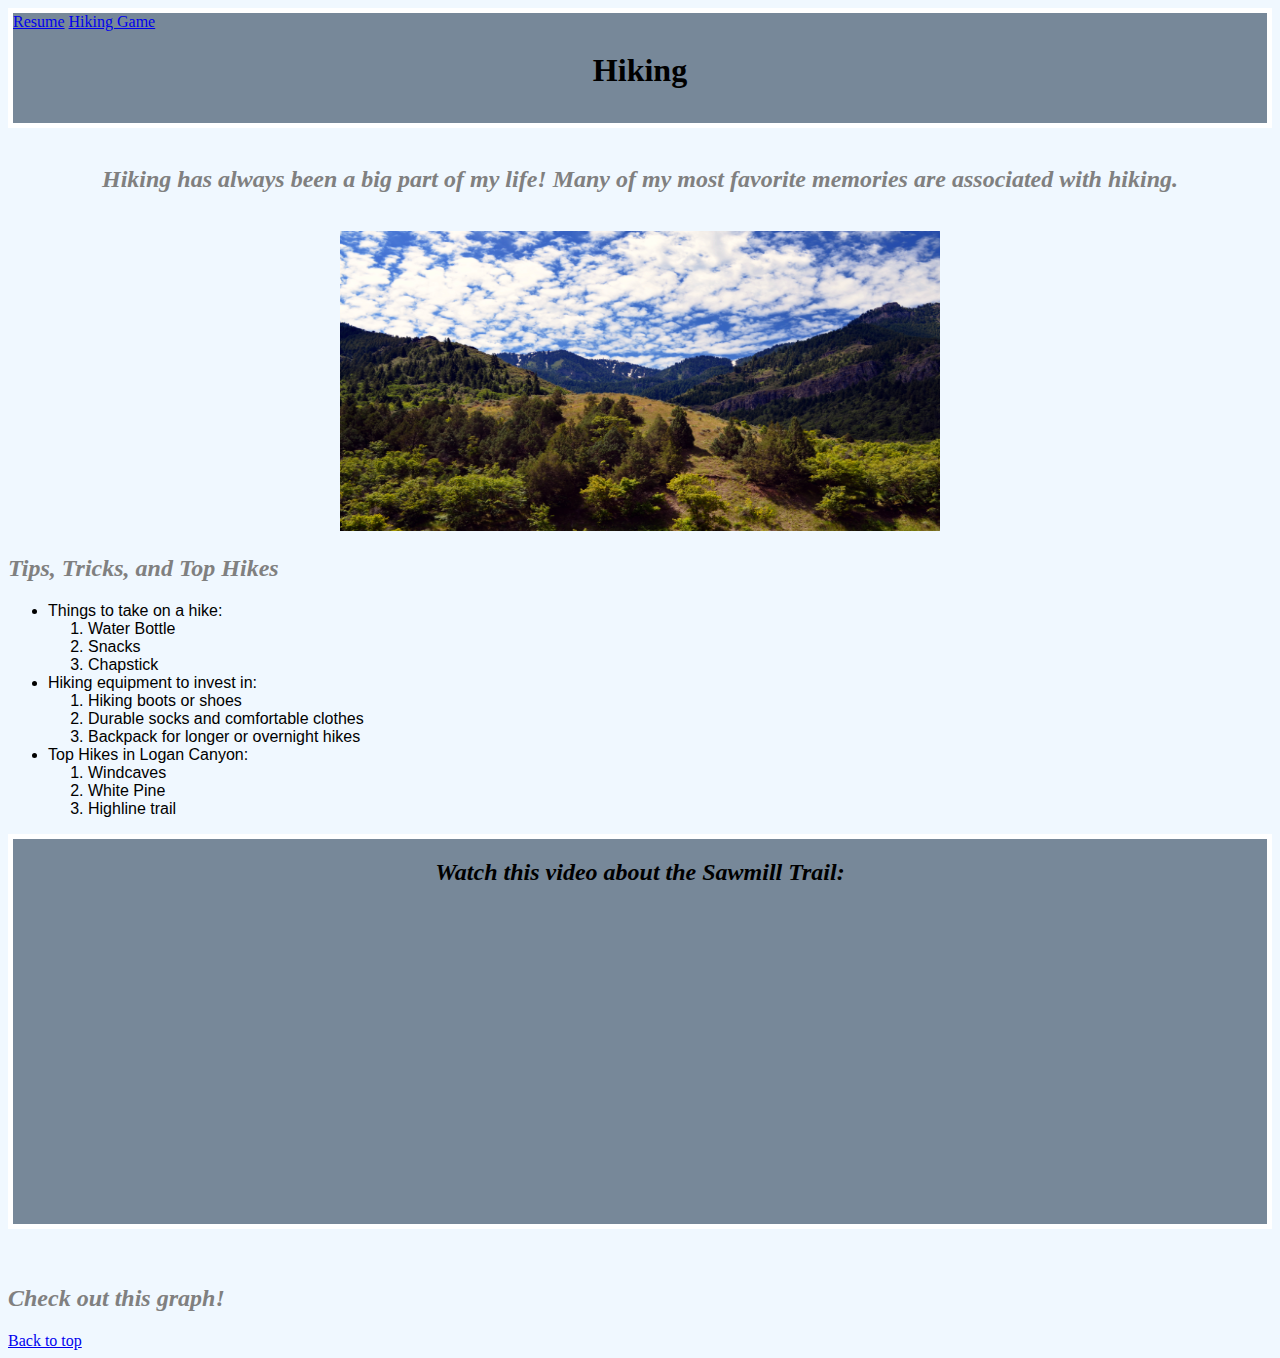
<file: index.html>
<!DOCTYPE html>
<html lang="en">

<head>
    <meta charset="UTF-8">
    <meta name="viewport" content="width=device-width, initial-scale=1.0">
    <title>Home</title>
    <link rel="stylesheet" href="styles/scratch.css">
</head>

<body>
    <div class="header">
        <a href="resume.html">Resume</a>
        <a href="snake.html">Hiking Game</a>
        <h1 id="Top">Hiking</h1>
    </div>

    <br>

    <div class="center">
        <h2>Hiking has always been a big part of my life! Many of my most favorite memories are associated with hiking.
        </h2>
    </div>

    <br>

    <div class="center">
        <img src="images/logancanyon.jpeg" alt="Logan Canyon on a sunny day" height="300" width="600">
    </div>


    <h2>Tips, Tricks, and Top Hikes</h2>


    <div class="bodytext"> 
    <ul>
        <li>Things to take on a hike:</li>
        <ol>
            <li>Water Bottle</li>
            <li>Snacks</li>
            <li>Chapstick</li>
        </ol>

        <li>Hiking equipment to invest in:</li>
        <ol>
            <li>Hiking boots or shoes</li>
            <li>Durable socks and comfortable clothes</li>
            <li>Backpack for longer or overnight hikes</li>
        </ol>

        <li>Top Hikes in Logan Canyon:</li>
        <ol>
            <li>Windcaves</li>
            <li>White Pine</li>
            <li>Highline trail</li>
        </ol>
    </ul>
    </div>



    <div class="video center body ">
        <h2 style="color: black;">Watch this video about the Sawmill Trail:</h2>
        <iframe width="560" height="315" src="https://www.youtube.com/embed/JzQMzMrioe8?si=iG6KCZAQU5j5YgVx"
            title="YouTube video player" frameborder="0"
            allow="accelerometer; autoplay; clipboard-write; encrypted-media; gyroscope; picture-in-picture; web-share"
            referrerpolicy="strict-origin-when-cross-origin" allowfullscreen></iframe>
    </div>
    <br>
    <br>
    <h2>Check out this graph!</h2>
    <div class='tableauPlaceholder' id='viz1764800132507' style='position: relative'><noscript><a href='#'><img
                    alt='Dashboard 1 '
                    src='https:&#47;&#47;public.tableau.com&#47;static&#47;images&#47;Mo&#47;MountainHikes&#47;Dashboard1&#47;1_rss.png'
                    style='border: none' /></a></noscript><object class='tableauViz' style='display:none;'>
            <param name='host_url' value='https%3A%2F%2Fpublic.tableau.com%2F' />
            <param name='embed_code_version' value='3' />
            <param name='site_root' value='' />
            <param name='name' value='MountainHikes&#47;Dashboard1' />
            <param name='tabs' value='no' />
            <param name='toolbar' value='yes' />
            <param name='static_image'
                value='https:&#47;&#47;public.tableau.com&#47;static&#47;images&#47;Mo&#47;MountainHikes&#47;Dashboard1&#47;1.png' />
            <param name='animate_transition' value='yes' />
            <param name='display_static_image' value='yes' />
            <param name='display_spinner' value='yes' />
            <param name='display_overlay' value='yes' />
            <param name='display_count' value='yes' />
            <param name='language' value='en-US' />
        </object></div>
    <script
        type='text/javascript'>                    var divElement = document.getElementById('viz1764800132507'); var vizElement = divElement.getElementsByTagName('object')[0]; vizElement.style.width = '1200px'; vizElement.style.height = '1627px'; var scriptElement = document.createElement('script'); scriptElement.src = 'https://public.tableau.com/javascripts/api/viz_v1.js'; vizElement.parentNode.insertBefore(scriptElement, vizElement);                </script>
    <a href="#top">Back to top</a>
</body>

</html>
</file>
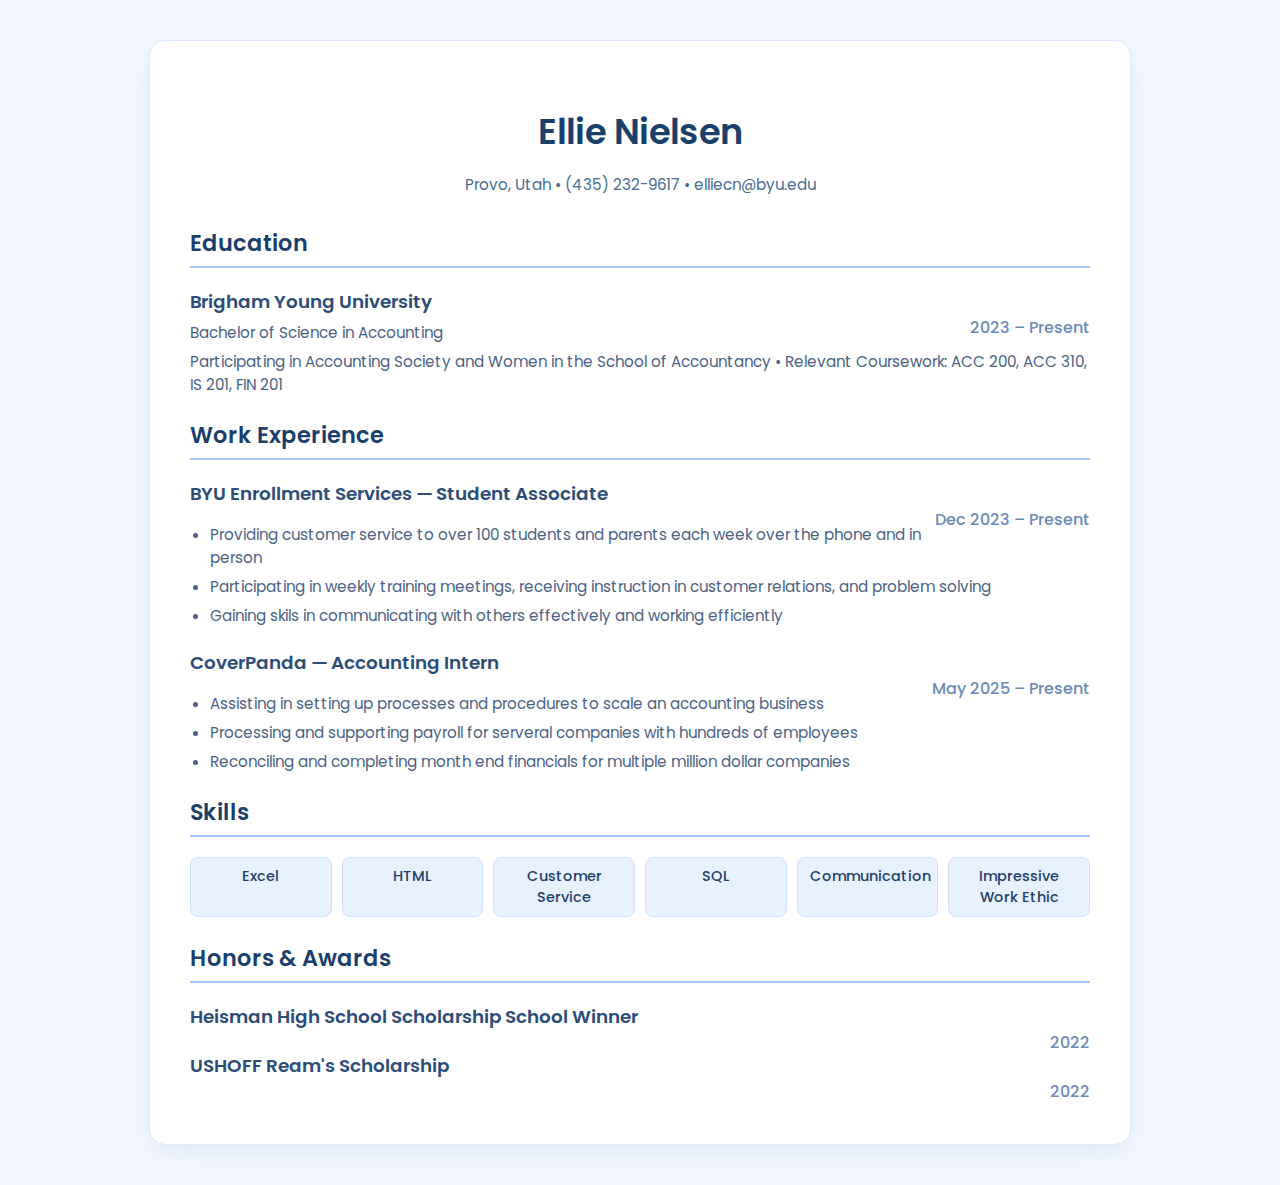
<file: resume.html>
<!DOCTYPE html>
<html lang="en">
<head>
    <meta charset="UTF-8" />
    <meta name="viewport" content="width=device-width, initial-scale=1.0" />
    <title>Resume</title>
    <link rel="stylesheet" href="styles/styles.css" />
    <link href="https://fonts.googleapis.com/css2?family=Poppins:wght@300;400;500;600&display=swap" rel="stylesheet">
</head>

<body>

    <div class="resume-container">
        
        <header>
            <h1>Ellie Nielsen</h1>
            <p class="contact">
                Provo, Utah • (435) 232-9617 • elliecn@byu.edu 
            </p>
        </header>

        <section class="section">
            <h2>Education</h2>
            <div class="item">
                <h3>Brigham Young University</h3>
                <span class="date">2023 – Present</span>
                <p class="subtitle">Bachelor of Science in Accounting</p>
                <p>Participating in Accounting Society and Women in the School of Accountancy • Relevant Coursework: ACC 200, ACC 310, IS 201, FIN 201</p>
            </div>
        </section>

        <section class="section">
            <h2>Work Experience</h2>

            <div class="item">
                <h3>BYU Enrollment Services — Student Associate</h3>
                <span class="date">Dec 2023 – Present</span>
                <ul>
                    <li>Providing customer service to over 100 students and parents each week over the phone and in person</li>
                    <li>Participating in weekly training meetings, receiving instruction in customer relations, and problem solving</li>
                    <li>Gaining skils in communicating with others effectively and working efficiently</li>
                </ul>
            </div>

            <div class="item">
                <h3>CoverPanda — Accounting Intern</h3>
                <span class="date">May 2025 – Present</span>
                <ul>
                    <li>Assisting in setting up processes and procedures to scale an accounting business</li>
                    <li>Processing and supporting payroll for serveral companies with hundreds of employees</li>
                    <li>Reconciling and completing month end financials for multiple million dollar companies</li>
                </ul>
            </div>
        </section>

        <section class="section">
            <h2>Skills</h2>
            <ul class="skills-list">
                <li>Excel</li>
                <li>HTML</li>
                <li>Customer Service</li>
                <li>SQL</li>
                <li>Communication</li>
                <li>Impressive Work Ethic</li>
            </ul>
        </section>

        <section class="section">
            <h2>Honors & Awards</h2>
            <div class="item">
                <h3>Heisman High School Scholarship School Winner</h3>
                <span class="date">2022</span>
                <p></p>
            </div>

            <div class="item">
                <h3>USHOFF Ream's Scholarship</h3>
                <span class="date">2022</span>
                <p></p>
            </div>
        </section>

    </div>

</body>
</html>
</file>
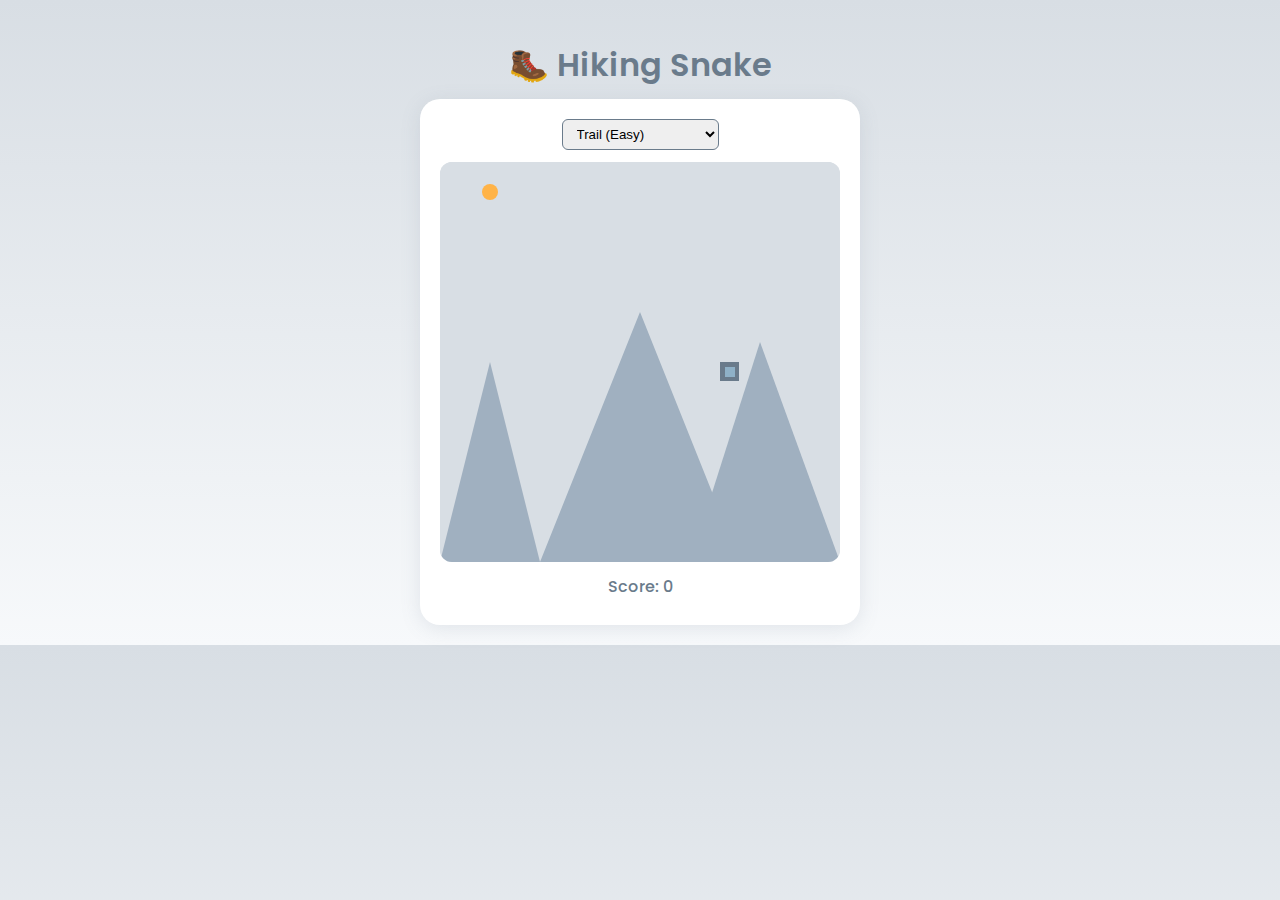
<file: snake.html>
<!DOCTYPE html>
<html lang="en">
<head>
<meta charset="UTF-8">
<meta name="viewport" content="width=device-width, initial-scale=1.0">
<title>Hiking Snake Game</title>
<style>
  @import url('https://fonts.googleapis.com/css2?family=Poppins:wght@300;400;600&display=swap');

  body {
    font-family: "Poppins", sans-serif;
    margin: 0;
    background: linear-gradient(to top, #f7f9fb, #d8dee4);
    display: flex;
    flex-direction: column;
    align-items: center;
    padding: 20px 0;
  }

  h1 {
    color: #6A7B8B;
    margin-bottom: 10px;
    font-weight: 600;
  }

  #gameContainer {
    display: flex;
    flex-direction: column;
    align-items: center;
    padding: 20px;
    border-radius: 20px;
    background: #ffffff;
    box-shadow: 0 4px 20px rgba(106, 123, 139, 0.15);
  }

  canvas {
    border-radius: 12px;
    background: #D8DEE4;
    display: block;
    margin-bottom: 12px;
  }

  #score {
    color: #6A7B8B;
    font-weight: 500;
    margin-bottom: 6px;
  }

  #levelSelect {
    margin-bottom: 12px;
    padding: 6px 10px;
    border-radius: 6px;
    border: 1px solid #6A7B8B;
    font-weight: 500;
  }
</style>
</head>
<body>

<h1>🥾 Hiking Snake</h1>

<div id="gameContainer">
  <select id="levelSelect">
    <option value="150">Trail (Easy)</option>
    <option value="100">Mountain (Medium)</option>
    <option value="60">Summit (Hard)</option>
  </select>
  <canvas id="gameCanvas" width="400" height="400"></canvas>
  <div id="score">Score: 0</div>
  <div id="badge"></div>
</div>

<script>
const canvas = document.getElementById("gameCanvas");
const ctx = canvas.getContext("2d");
const scoreText = document.getElementById("score");
const badgeDiv = document.getElementById("badge");
const levelSelect = document.getElementById("levelSelect");

const tileSize = 20;
let speed = parseInt(levelSelect.value);
let snake = [{x:200, y:200}];
let dx = tileSize, dy = 0;
let food = generateFood();
let score = 0;

// Track touch for mobile
let touchStartX = 0;
let touchStartY = 0;

function generateFood() {
  return {
    x: Math.floor(Math.random() * (canvas.width / tileSize)) * tileSize,
    y: Math.floor(Math.random() * (canvas.height / tileSize)) * tileSize
  };
}

function drawBackground() {
  ctx.fillStyle = "#D8DEE4"; // slate gray trail
  ctx.fillRect(0,0,canvas.width,canvas.height);

  // Draw simple mountains
  ctx.fillStyle = "#A0B0C0";
  ctx.beginPath();
  ctx.moveTo(0, canvas.height);
  ctx.lineTo(50, 200);
  ctx.lineTo(100, canvas.height);
  ctx.closePath();
  ctx.fill();

  ctx.beginPath();
  ctx.moveTo(100, canvas.height);
  ctx.lineTo(200, 150);
  ctx.lineTo(300, canvas.height);
  ctx.closePath();
  ctx.fill();

  ctx.beginPath();
  ctx.moveTo(250, canvas.height);
  ctx.lineTo(320, 180);
  ctx.lineTo(400, canvas.height);
  ctx.closePath();
  ctx.fill();
}

function drawSnake() {
  ctx.fillStyle = "#6A7B8B"; // hiker color
  snake.forEach((part, index)=>{
    ctx.fillRect(part.x, part.y, tileSize-1, tileSize-1);
    // small backpack as decoration
    if(index === 0){
      ctx.fillStyle = "#8FB1C7";
      ctx.fillRect(part.x+5, part.y+5, 10,10);
      ctx.fillStyle = "#6A7B8B";
    }
  });
}

function drawFood() {
  ctx.fillStyle = "#FFB347"; // trail marker
  ctx.beginPath();
  ctx.arc(food.x+tileSize/2, food.y+tileSize/2, 8, 0, Math.PI*2);
  ctx.fill();
}

function moveSnake() {
  const head = {x: snake[0].x + dx, y: snake[0].y + dy};
  snake.unshift(head);

  if(head.x === food.x && head.y === food.y){
    score++;
    scoreText.textContent = "Score: " + score;
    food = generateFood();
    updateBadge();
  } else {
    snake.pop();
  }
}

function updateBadge(){
  let badge = "";
  if(score < 5) badge = "🏕️ Campsite";
  else if(score < 10) badge = "⛰️ Mountain Peak";
  else badge = "🏔 Summit!";
  badgeDiv.textContent = "Level: " + badge;
}

function checkCollision(){
  const head = snake[0];
  if(head.x <0 || head.x >= canvas.width || head.y <0 || head.y >= canvas.height) return true;
  for(let i=1;i<snake.length;i++){
    if(head.x === snake[i].x && head.y === snake[i].y) return true;
  }
  return false;
}

function updateGame(){
  drawBackground();
  moveSnake();
  if(checkCollision()){
    alert("Hike over! Your score: "+score);
    document.location.reload();
    return;
  }
  drawSnake();
  drawFood();
}

let gameInterval = setInterval(updateGame, speed);

// Keyboard controls
document.addEventListener("keydown", e=>{
  if(e.key==="ArrowUp" && dy===0){ dx=0; dy=-tileSize; }
  if(e.key==="ArrowDown" && dy===0){ dx=0; dy=tileSize; }
  if(e.key==="ArrowLeft" && dx===0){ dx=-tileSize; dy=0; }
  if(e.key==="ArrowRight" && dx===0){ dx=tileSize; dy=0; }
});

// Mobile swipe controls
canvas.addEventListener("touchstart", e=>{
  touchStartX = e.touches[0].clientX;
  touchStartY = e.touches[0].clientY;
});
canvas.addEventListener("touchend", e=>{
  const touchEndX = e.changedTouches[0].clientX;
  const touchEndY = e.changedTouches[0].clientY;
  const dxSwipe = touchEndX - touchStartX;
  const dySwipe = touchEndY - touchStartY;
  if(Math.abs(dxSwipe) > Math.abs(dySwipe)){
    if(dxSwipe > 0 && dx === 0) { dx = tileSize; dy = 0; }
    else if(dxSwipe < 0 && dx ===0) { dx = -tileSize; dy=0; }
  } else {
    if(dySwipe >0 && dy ===0) { dx=0; dy=tileSize;}
    else if(dySwipe<0 && dy===0) { dx=0; dy=-tileSize;}
  }
});

// Level select
levelSelect.addEventListener("change", ()=>{
  speed = parseInt(levelSelect.value);
  clearInterval(gameInterval);
  gameInterval = setInterval(updateGame, speed);
});
</script>

</body>
</html>
</file>
<file: styles/scratch.css>
body{
    background-color: aliceblue;
}

h1{
    font: size 70px;
    color:black;
    text-align:center;
    font-family: Georgia, 'Times New Roman', Times, serif;
}

h2{
    font: size 40px;
    color:gray;
    font-style: italic;
}

.header{
    bottom: 10px;
    height: 110px;
    left: 15px;
    right: 25px;
    background-color: lightslategray;
    border: 5px solid white;
    z-index: 10;
}

.center{
    text-align: center;
}

.body{
    background-color: lightslategray;
    border: 5px solid white;
}

.video{
    color: white;
}

.bodytext{
    font-family: "Poppins", sans-serif;
}
</file>
<file: styles/styles.css>
/* Font + base layout */
body {
    font-family: "Poppins", sans-serif;
    background: #f5f9ff;
    margin: 0;
    padding: 40px 0;
    display: flex;
    justify-content: center;
}

.resume-container {
    background: #ffffff;
    width: 75%;
    max-width: 900px;
    padding: 40px;
    border-radius: 16px;
    box-shadow: 0 8px 30px rgba(100, 140, 200, 0.15);
    border: 1px solid #dbe8ff;
}

/* Header */
header {
    text-align: center;
    margin-bottom: 30px;
}

header h1 {
    font-size: 2.2rem;
    color: #1a3f6b;
    margin-bottom: 8px;
    font-weight: 600;
}

header .contact {
    font-size: 0.95rem;
    color: #476c95;
}

/* Section titles */
.section h2 {
    color: #1a3f6b;
    border-bottom: 2px solid #a5c7ff;
    padding-bottom: 6px;
    margin-bottom: 20px;
    font-size: 1.4rem;
    font-weight: 600;
}

/* Items */
.item {
    margin-bottom: 22px;
}

.item h3 {
    margin: 0;
    font-size: 1.15rem;
    color: #2b4d77;
    font-weight: 600;
}

.subtitle {
    color: #4c6f95;
    margin: 2px 0 6px 0;
    font-size: 0.95rem;
}

.date {
    float: right;
    color: #6c8bb5;
    font-weight: 500;
}

.item p {
    font-size: 0.95rem;
    color: #4b6285;
    margin-top: 6px;
}

/* Lists */
ul {
    padding-left: 20px;
}

ul li {
    font-size: 0.95rem;
    color: #4b6285;
    margin-bottom: 6px;
}

/* Skills grid */
.skills-list {
    display: grid;
    grid-template-columns: repeat(auto-fit, minmax(120px, 1fr));
    gap: 10px;
    list-style: none;
    padding: 0;
}

.skills-list li {
    background: #e7f1ff;
    border: 1px solid #cfe1ff;
    padding: 8px 12px;
    border-radius: 8px;
    text-align: center;
    color: #1f3f6a;
    font-size: 0.9rem;
    font-weight: 500;
}
</file>
